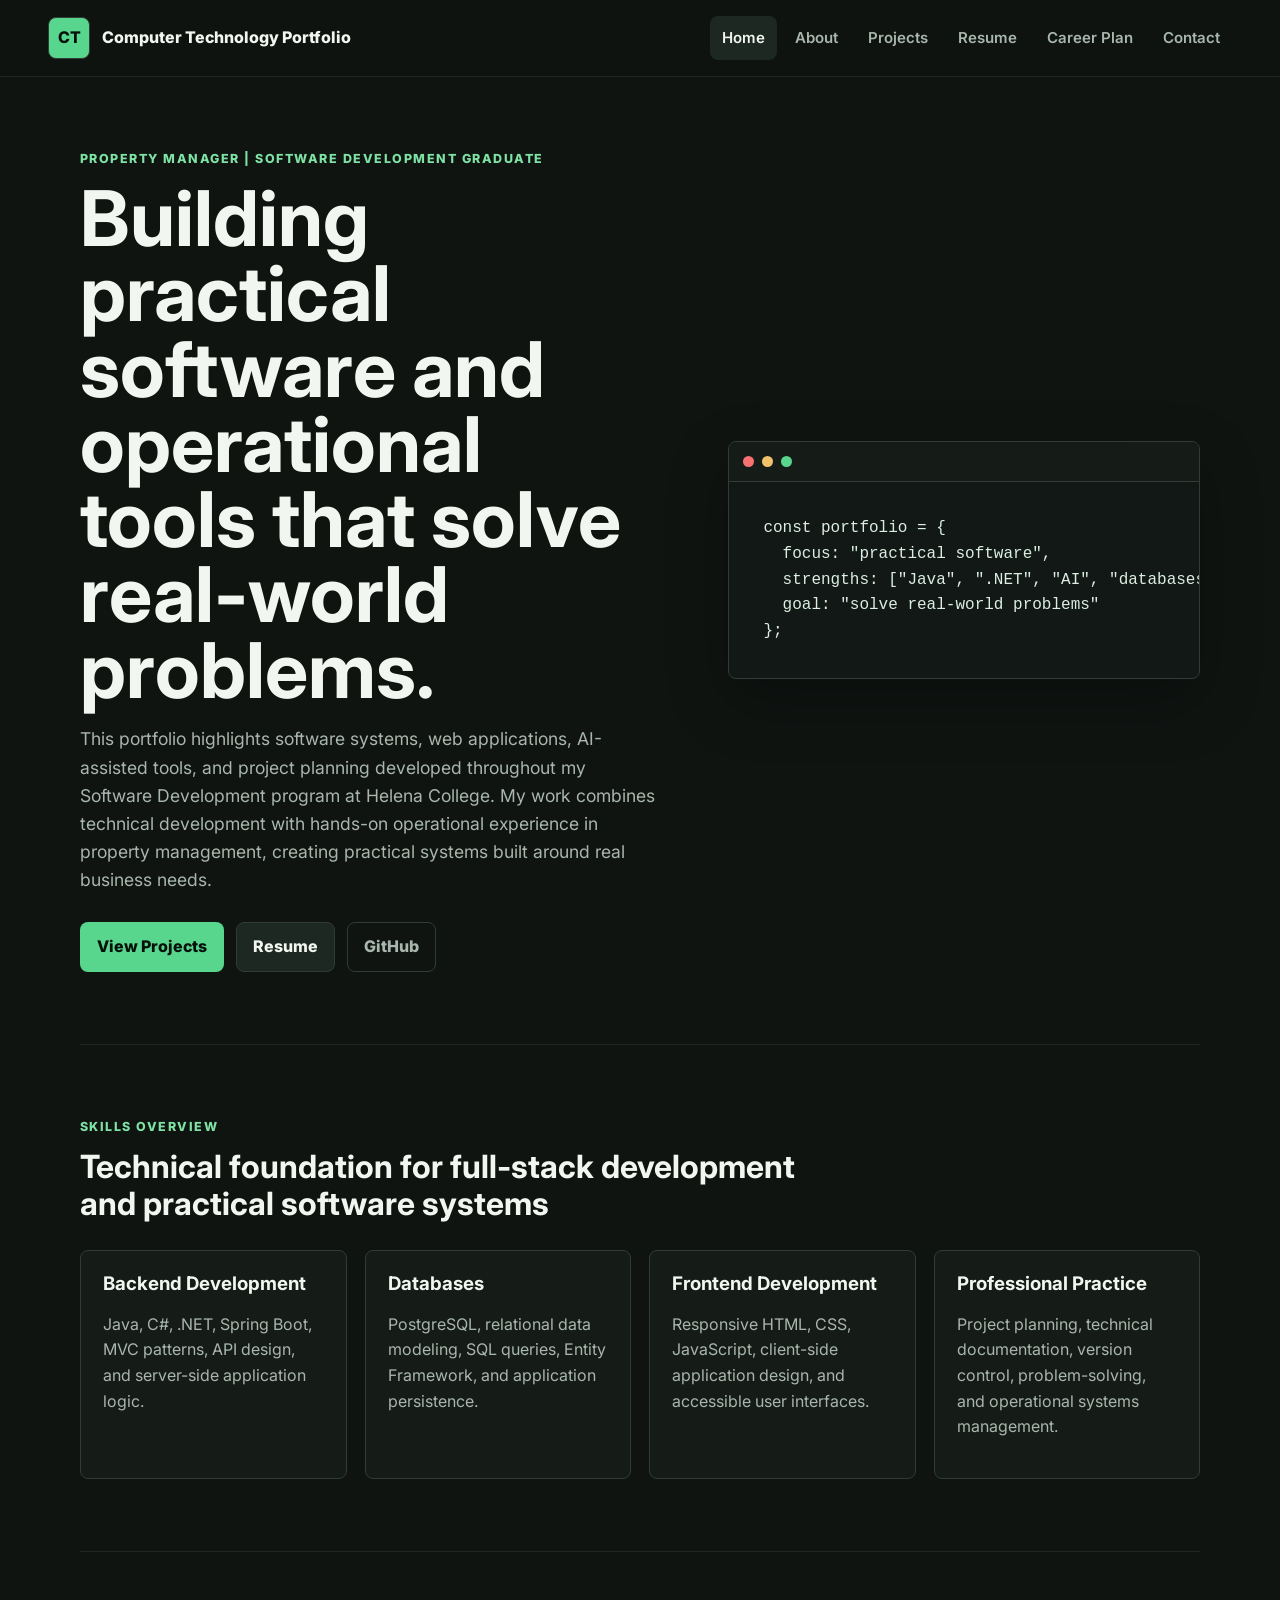
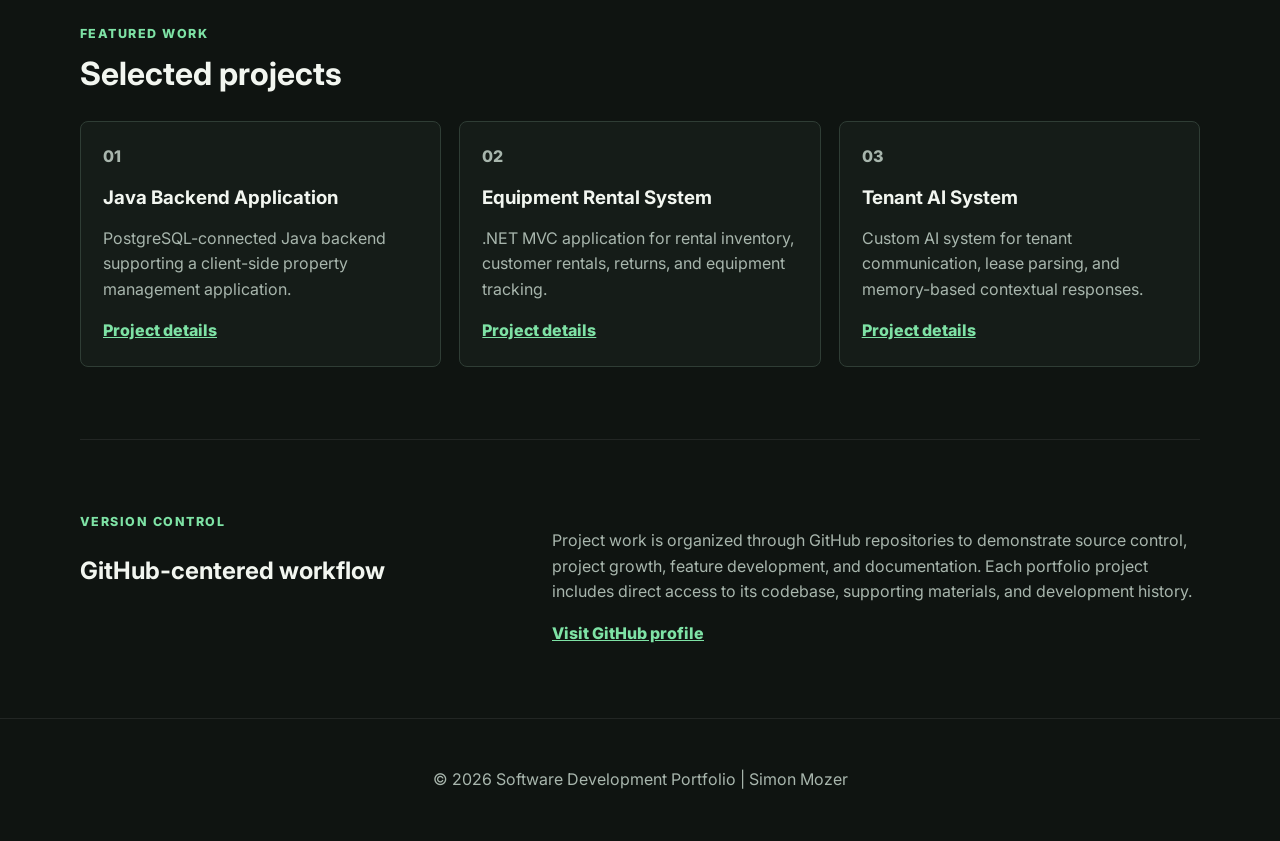
<file: index.html>
<!DOCTYPE html>
<html lang="en">
<head>
  <meta charset="UTF-8">
  <meta name="viewport" content="width=device-width, initial-scale=1.0">
  <meta name="description" content="Developer portfolio for Simon Mozer, showcasing software development, property management systems, and technical project work.">
  <title>Developer Portfolio | Home</title>
  <link rel="preconnect" href="https://fonts.googleapis.com">
  <link rel="preconnect" href="https://fonts.gstatic.com" crossorigin>
  <link href="https://fonts.googleapis.com/css2?family=Inter:wght@400;500;600;700;800&display=swap" rel="stylesheet">
  <link rel="stylesheet" href="css/styles.css">
</head>
<body>
  <header class="site-header">
    <a class="brand" href="index.html" aria-label="Portfolio home">
      <span class="brand-mark">CT</span>
      <span class="brand-text">Computer Technology Portfolio</span>
    </a>
    <button class="nav-toggle" type="button" aria-expanded="false" aria-controls="primary-nav">
      <span class="sr-only">Toggle navigation</span>
      <span></span>
      <span></span>
      <span></span>
    </button>
    <nav class="site-nav" id="primary-nav" aria-label="Primary navigation">
      <a href="index.html" data-nav="home">Home</a>
      <a href="about.html" data-nav="about">About</a>
      <a href="projects.html" data-nav="projects">Projects</a>
      <a href="resume.html" data-nav="resume">Resume</a>
      <a href="career-plan.html" data-nav="career">Career Plan</a>
      <a href="contact.html" data-nav="contact">Contact</a>
    </nav>
  </header>

  <main>
    <section class="hero section-band">
      <div class="hero-content">
        <p class="eyebrow">Property Manager | Software Development Graduate</p>
        <h1>Building practical software and operational tools that solve real-world problems.</h1>
        <p class="hero-copy">
          This portfolio highlights software systems, web applications, AI-assisted tools, and project planning developed throughout my Software Development program at Helena College. My work combines technical development with hands-on operational experience in property management, creating practical systems built around real business needs.
        </p>
        <div class="button-row">
          <a class="button button-primary" href="projects.html">View Projects</a>
          <a class="button button-secondary" href="resume.html">Resume</a>
          <a class="button button-ghost" href="https://github.com/smozer20-web" target="_blank" rel="noreferrer">GitHub</a>
        </div>
      </div>

      <div class="hero-visual" aria-label="Portfolio technology overview">
        <div class="visual-panel">
          <div class="visual-toolbar">
            <span></span>
            <span></span>
            <span></span>
          </div>
<pre><code>const portfolio = {
  focus: "practical software",
  strengths: ["Java", ".NET", "AI", "databases"],
  goal: "solve real-world problems"
};</code></pre>
        </div>
      </div>
    </section>

    <section class="content-section">
      <div class="section-heading">
        <p class="eyebrow">Skills Overview</p>
        <h2>Technical foundation for full-stack development and practical software systems</h2>
      </div>

      <div class="skill-grid">
        <article class="skill-card">
          <h3>Backend Development</h3>
          <p>Java, C#, .NET, Spring Boot, MVC patterns, API design, and server-side application logic.</p>
        </article>

        <article class="skill-card">
          <h3>Databases</h3>
          <p>PostgreSQL, relational data modeling, SQL queries, Entity Framework, and application persistence.</p>
        </article>

        <article class="skill-card">
          <h3>Frontend Development</h3>
          <p>Responsive HTML, CSS, JavaScript, client-side application design, and accessible user interfaces.</p>
        </article>

        <article class="skill-card">
          <h3>Professional Practice</h3>
          <p>Project planning, technical documentation, version control, problem-solving, and operational systems management.</p>
        </article>
      </div>
    </section>

    <section class="content-section">
      <div class="section-heading">
        <p class="eyebrow">Featured Work</p>
        <h2>Selected projects</h2>
      </div>

      <div class="feature-grid">
        <article class="feature-item">
          <p class="feature-number">01</p>
          <h3>Java Backend Application</h3>
          <p>PostgreSQL-connected Java backend supporting a client-side property management application.</p>
          <a href="projects.html#java-backend-application">Project details</a>
        </article>

        <article class="feature-item">
          <p class="feature-number">02</p>
          <h3>Equipment Rental System</h3>
          <p>.NET MVC application for rental inventory, customer rentals, returns, and equipment tracking.</p>
          <a href="projects.html#equipment-rental-system">Project details</a>
        </article>

        <article class="feature-item">
          <p class="feature-number">03</p>
          <h3>Tenant AI System</h3>
          <p>Custom AI system for tenant communication, lease parsing, and memory-based contextual responses.</p>
          <a href="projects.html#tenant-ai-system">Project details</a>
        </article>
      </div>
    </section>

    <section class="content-section split-section">
      <div>
        <p class="eyebrow">Version Control</p>
        <h2>GitHub-centered workflow</h2>
      </div>

      <div class="prose">
        <p>
          Project work is organized through GitHub repositories to demonstrate source control, project growth, feature development, and documentation. Each portfolio project includes direct access to its codebase, supporting materials, and development history.
        </p>
        <a class="text-link" href="https://github.com/smozer20-web" target="_blank" rel="noreferrer">Visit GitHub profile</a>
      </div>
    </section>
  </main>

  <footer class="site-footer">
    <p>&copy; <span id="year"></span> Software Development Portfolio | Simon Mozer</p>
  </footer>

  <script src="js/main.js"></script>
</body>
</html>
</file>
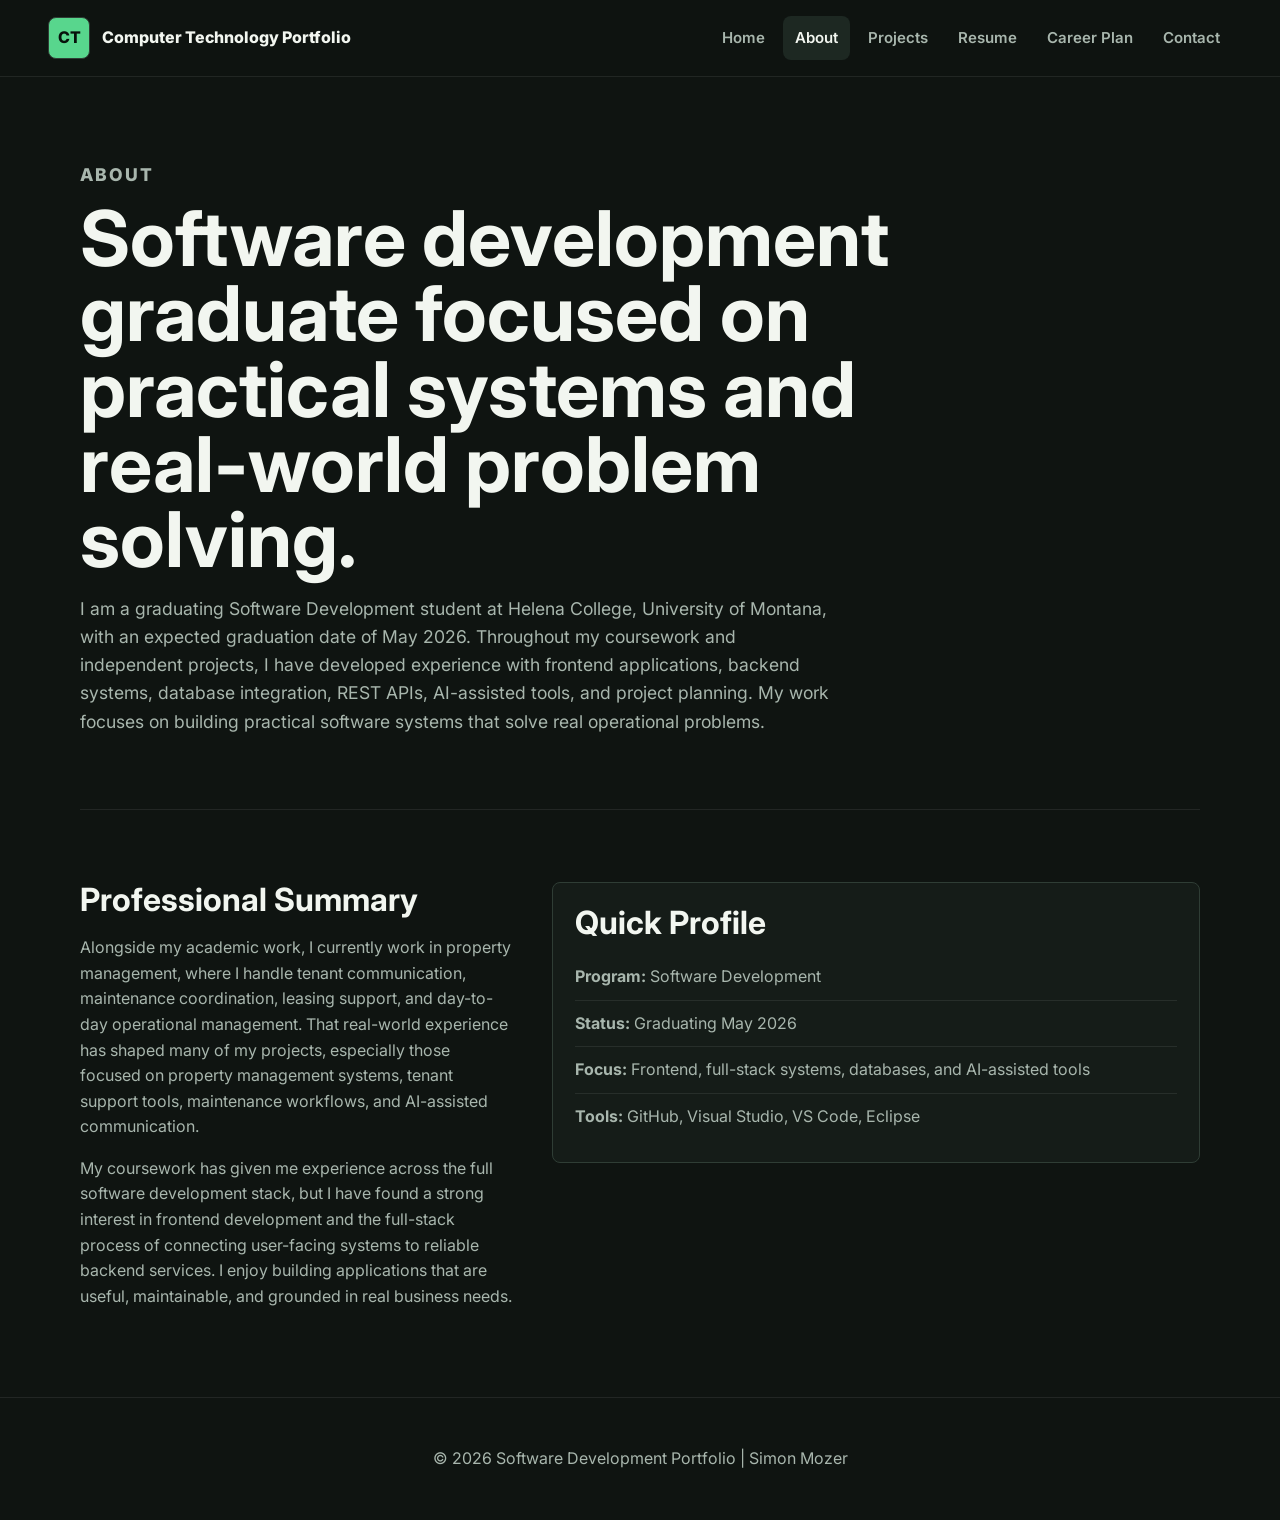
<file: about.html>
<!DOCTYPE html>
<html lang="en">
<head>
  <meta charset="UTF-8">
  <meta name="viewport" content="width=device-width, initial-scale=1.0">
  <meta name="description" content="About Simon Mozer, a software development graduate and property manager.">
  <title>Developer Portfolio | About</title>
  <link rel="preconnect" href="https://fonts.googleapis.com">
  <link rel="preconnect" href="https://fonts.gstatic.com" crossorigin>
  <link href="https://fonts.googleapis.com/css2?family=Inter:wght@400;500;600;700;800&display=swap" rel="stylesheet">
  <link rel="stylesheet" href="css/styles.css">
</head>
<body>
  <header class="site-header">
    <a class="brand" href="index.html">
      <span class="brand-mark">CT</span>
      <span class="brand-text">Computer Technology Portfolio</span>
    </a>
    <button class="nav-toggle" type="button" aria-expanded="false" aria-controls="primary-nav">
      <span class="sr-only">Toggle navigation</span><span></span><span></span><span></span>
    </button>
    <nav class="site-nav" id="primary-nav" aria-label="Primary navigation">
      <a href="index.html" data-nav="home">Home</a>
      <a href="about.html" data-nav="about">About</a>
      <a href="projects.html" data-nav="projects">Projects</a>
      <a href="resume.html" data-nav="resume">Resume</a>
      <a href="career-plan.html" data-nav="career">Career Plan</a>
      <a href="contact.html" data-nav="contact">Contact</a>
    </nav>
  </header>

  <main>
    <section class="page-hero">
      <p class="eyebrow">About</p>
      <h1>Software development graduate focused on practical systems and real-world problem solving.</h1>
      <p>
        I am a graduating Software Development student at Helena College, University of Montana, with an expected graduation date of May 2026. Throughout my coursework and independent projects, I have developed experience with frontend applications, backend systems, database integration, REST APIs, AI-assisted tools, and project planning. My work focuses on building practical software systems that solve real operational problems.
      </p> 
    </section>

    <section class="content-section two-column">
      <div class="prose">
        <h2>Professional Summary</h2>
        <p>
          Alongside my academic work, I currently work in property management, where I handle tenant communication, maintenance coordination, leasing support, and day-to-day operational management. That real-world experience has shaped many of my projects, especially those focused on property management systems, tenant support tools, maintenance workflows, and AI-assisted communication.
        </p>

        <p>
          My coursework has given me experience across the full software development stack, but I have found a strong interest in frontend development and the full-stack process of connecting user-facing systems to reliable backend services. I enjoy building applications that are useful, maintainable, and grounded in real business needs.
        </p>
      </div>

      <div class="info-panel">
        <h2>Quick Profile</h2>
        <ul class="clean-list">
          <li><strong>Program:</strong> Software Development</li>
          <li><strong>Status:</strong> Graduating May 2026</li>
          <li><strong>Focus:</strong> Frontend, full-stack systems, databases, and AI-assisted tools</li>
          <li><strong>Tools:</strong> GitHub, Visual Studio, VS Code, Eclipse</li>
        </ul>
      </div>
    </section>
  </main>

  <footer class="site-footer">
    <p>&copy; <span id="year"></span> Software Development Portfolio | Simon Mozer</p>
  </footer>

  <script src="js/main.js"></script>
</body>
</html>
</file>
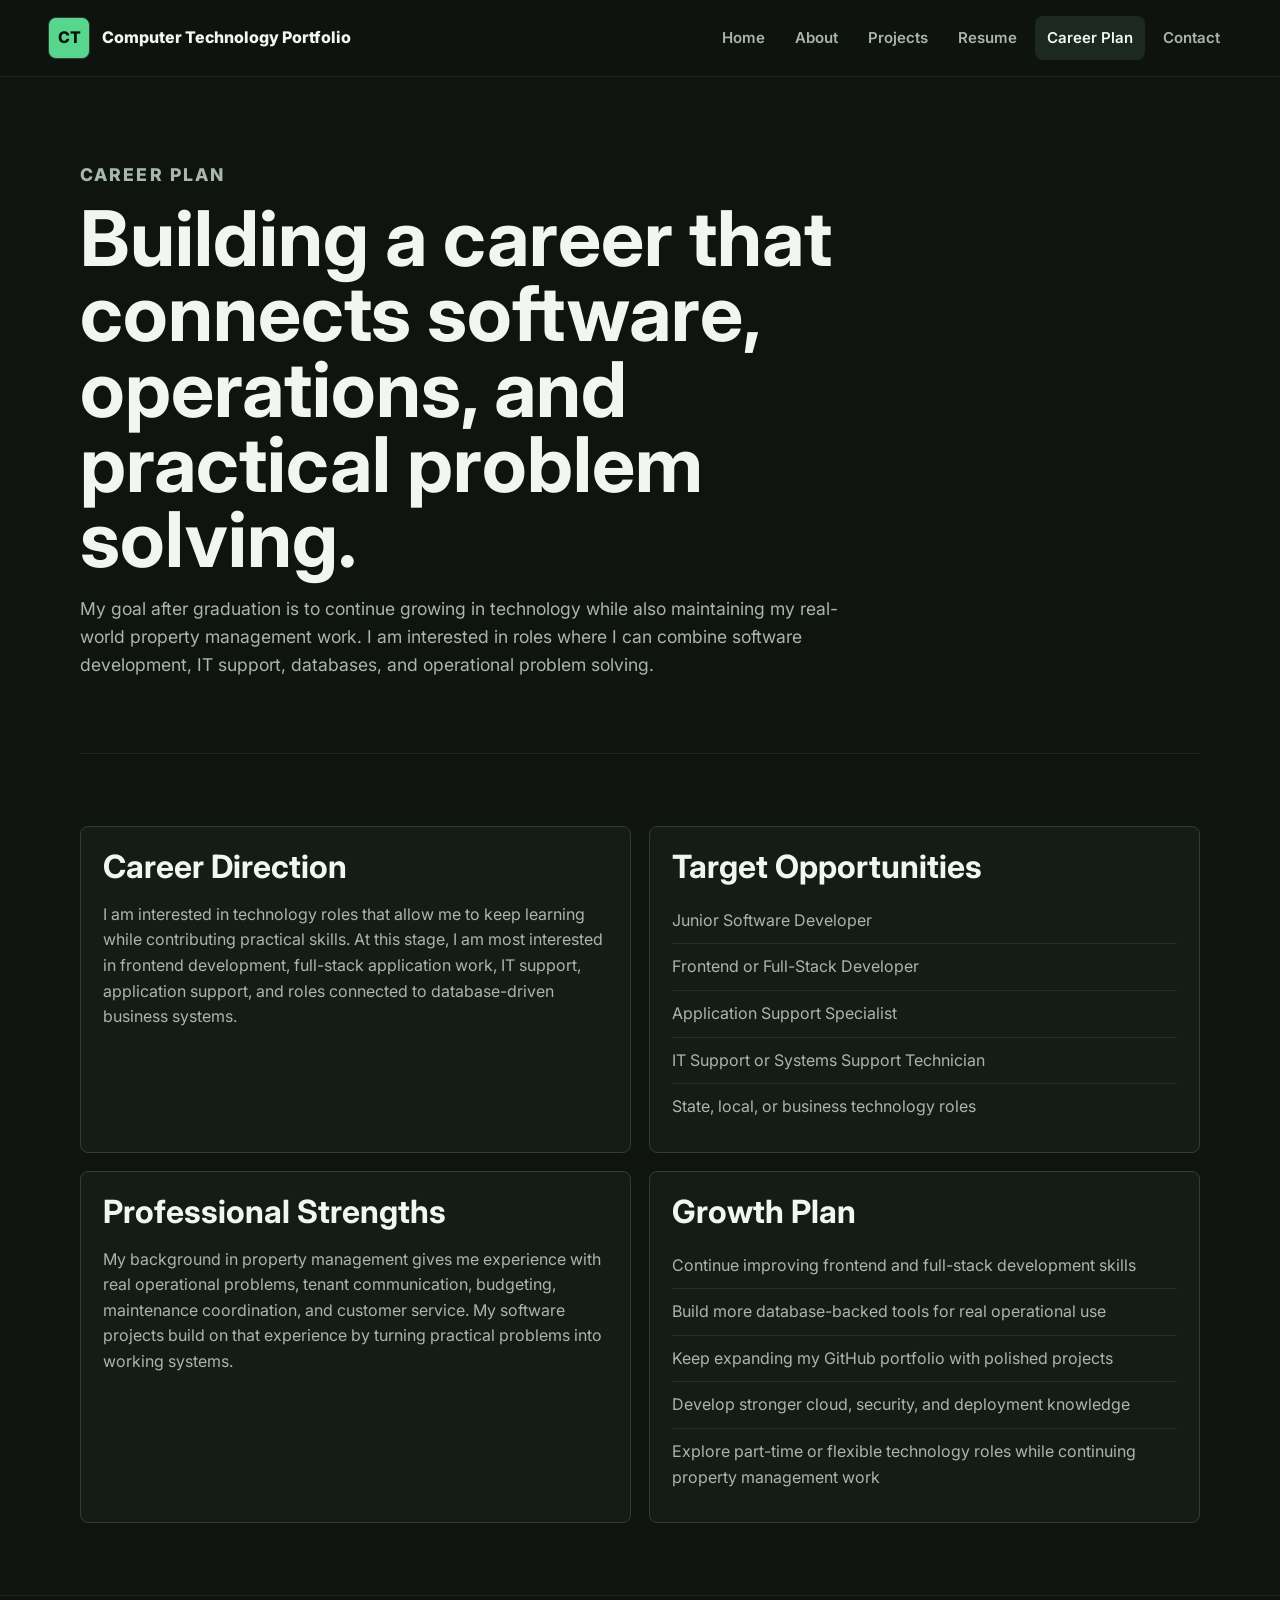
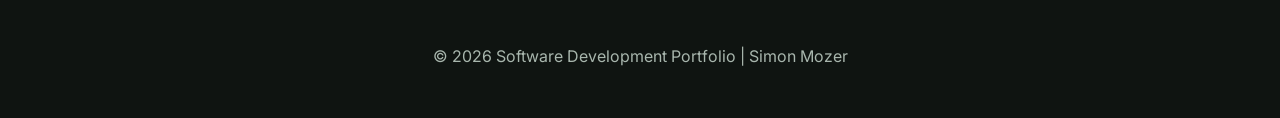
<file: career-plan.html>
<!DOCTYPE html>
<html lang="en">
<head>
  <meta charset="UTF-8">
  <meta name="viewport" content="width=device-width, initial-scale=1.0">
  <meta name="description" content="Career goals and professional growth plan for Simon Mozer.">
  <title>Developer Portfolio | Career Plan</title>
  <link rel="preconnect" href="https://fonts.googleapis.com">
  <link rel="preconnect" href="https://fonts.gstatic.com" crossorigin>
  <link href="https://fonts.googleapis.com/css2?family=Inter:wght@400;500;600;700;800&display=swap" rel="stylesheet">
  <link rel="stylesheet" href="css/styles.css">
</head>
<body>
  <header class="site-header">
    <a class="brand" href="index.html">
      <span class="brand-mark">CT</span>
      <span class="brand-text">Computer Technology Portfolio</span>
    </a>
    <button class="nav-toggle" type="button" aria-expanded="false" aria-controls="primary-nav">
      <span class="sr-only">Toggle navigation</span><span></span><span></span><span></span>
    </button>
    <nav class="site-nav" id="primary-nav" aria-label="Primary navigation">
      <a href="index.html" data-nav="home">Home</a>
      <a href="about.html" data-nav="about">About</a>
      <a href="projects.html" data-nav="projects">Projects</a>
      <a href="resume.html" data-nav="resume">Resume</a>
      <a href="career-plan.html" data-nav="career">Career Plan</a>
      <a href="contact.html" data-nav="contact">Contact</a>
    </nav>
  </header>

  <main>
    <section class="page-hero">
      <p class="eyebrow">Career Plan</p>
      <h1>Building a career that connects software, operations, and practical problem solving.</h1>
      <p>
        My goal after graduation is to continue growing in technology while also maintaining my real-world property management work. I am interested in roles where I can combine software development, IT support, databases, and operational problem solving.
      </p>
    </section>

    <section class="content-section plan-grid">
      <article class="plan-item">
        <h2>Career Direction</h2>
        <p>
          I am interested in technology roles that allow me to keep learning while contributing practical skills. At this stage, I am most interested in frontend development, full-stack application work, IT support, application support, and roles connected to database-driven business systems.
        </p>
      </article>

      <article class="plan-item">
        <h2>Target Opportunities</h2>
        <ul class="clean-list">
          <li>Junior Software Developer</li>
          <li>Frontend or Full-Stack Developer</li>
          <li>Application Support Specialist</li>
          <li>IT Support or Systems Support Technician</li>
          <li>State, local, or business technology roles</li>
        </ul>
      </article>

      <article class="plan-item">
        <h2>Professional Strengths</h2>
        <p>
          My background in property management gives me experience with real operational problems, tenant communication, budgeting, maintenance coordination, and customer service. My software projects build on that experience by turning practical problems into working systems.
        </p>
      </article>

      <article class="plan-item">
        <h2>Growth Plan</h2>
        <ul class="clean-list">
          <li>Continue improving frontend and full-stack development skills</li>
          <li>Build more database-backed tools for real operational use</li>
          <li>Keep expanding my GitHub portfolio with polished projects</li>
          <li>Develop stronger cloud, security, and deployment knowledge</li>
          <li>Explore part-time or flexible technology roles while continuing property management work</li>
        </ul>
      </article>
    </section>
  </main>

  <footer class="site-footer">
    <p>&copy; <span id="year"></span> Software Development Portfolio | Simon Mozer</p>
  </footer>

  <script src="js/main.js"></script>
</body>
</html>
</file>
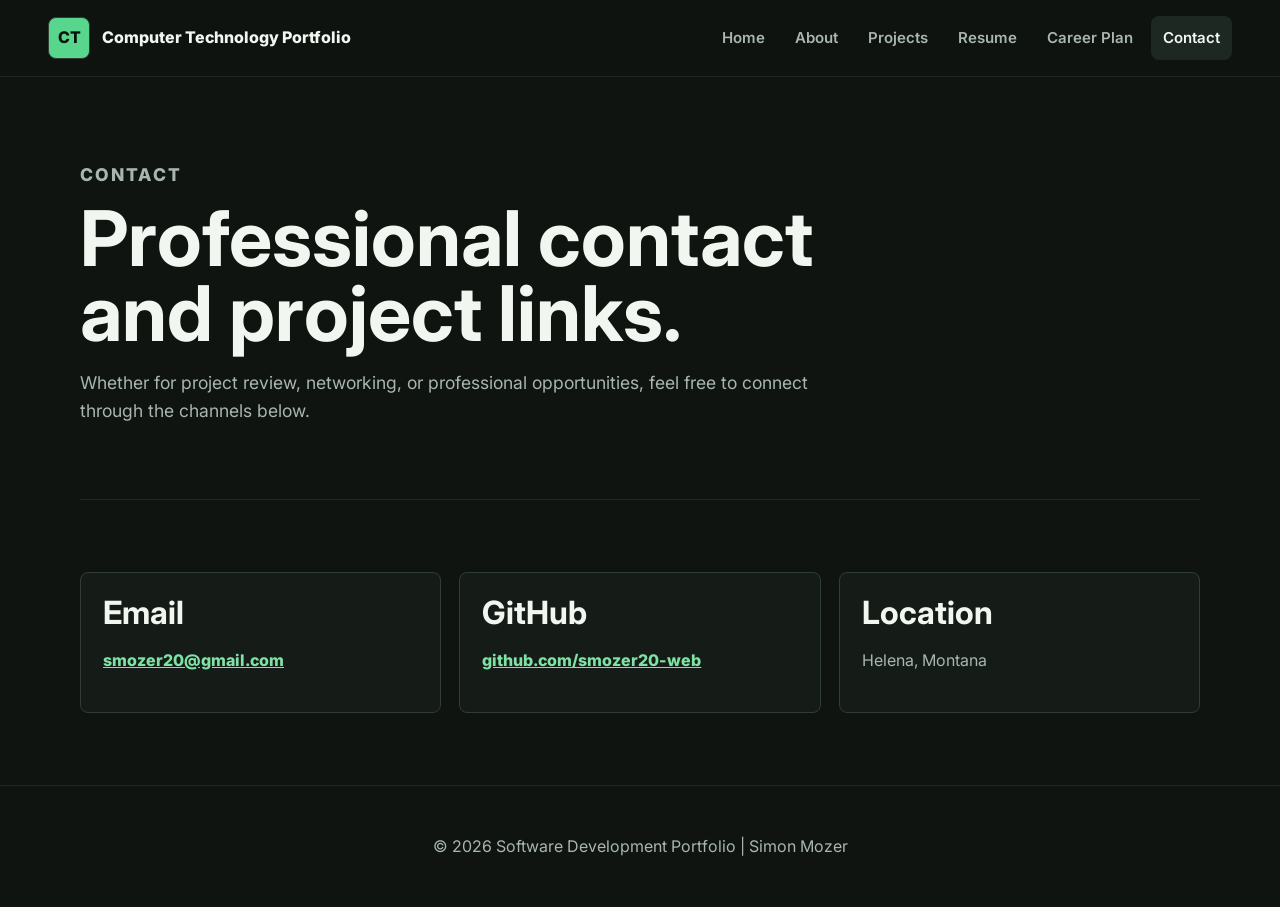
<file: contact.html>
<!DOCTYPE html>
<html lang="en">
<head>
  <meta charset="UTF-8">
  <meta name="viewport" content="width=device-width, initial-scale=1.0">
  <meta name="description" content="Contact information and professional links for Simon Mozer.">
  <title>Developer Portfolio | Contact</title>
  <link rel="preconnect" href="https://fonts.googleapis.com">
  <link rel="preconnect" href="https://fonts.gstatic.com" crossorigin>
  <link href="https://fonts.googleapis.com/css2?family=Inter:wght@400;500;600;700;800&display=swap" rel="stylesheet">
  <link rel="stylesheet" href="css/styles.css">
</head>
<body>
  <header class="site-header">
    <a class="brand" href="index.html">
      <span class="brand-mark">CT</span>
      <span class="brand-text">Computer Technology Portfolio</span>
    </a>
    <button class="nav-toggle" type="button" aria-expanded="false" aria-controls="primary-nav">
      <span class="sr-only">Toggle navigation</span><span></span><span></span><span></span>
    </button>
    <nav class="site-nav" id="primary-nav" aria-label="Primary navigation">
      <a href="index.html" data-nav="home">Home</a>
      <a href="about.html" data-nav="about">About</a>
      <a href="projects.html" data-nav="projects">Projects</a>
      <a href="resume.html" data-nav="resume">Resume</a>
      <a href="career-plan.html" data-nav="career">Career Plan</a>
      <a href="contact.html" data-nav="contact">Contact</a>
    </nav>
  </header>

  <main>
    <section class="page-hero">
      <p class="eyebrow">Contact</p>
      <h1>Professional contact and project links.</h1>
      <p>
        Whether for project review, networking, or professional opportunities, feel free to connect through the channels below.
      </p>
    </section>

    <section class="content-section contact-grid">
      <article class="contact-card">
        <h2>Email</h2>
        <p><a href="mailto:smozer20@gmail.com">smozer20@gmail.com</a></p>
      </article>

      <article class="contact-card">
        <h2>GitHub</h2>
        <p>
          <a href="https://github.com/smozer20-web" target="_blank" rel="noreferrer">
            github.com/smozer20-web
          </a>
        </p>
      </article>

      <article class="contact-card">
        <h2>Location</h2>
        <p>Helena, Montana</p>
      </article>
    </section>
  </main>

  <footer class="site-footer">
    <p>&copy; <span id="year"></span> Software Development Portfolio | Simon Mozer</p>
  </footer>

  <script src="js/main.js"></script>
</body>
</html>
</file>
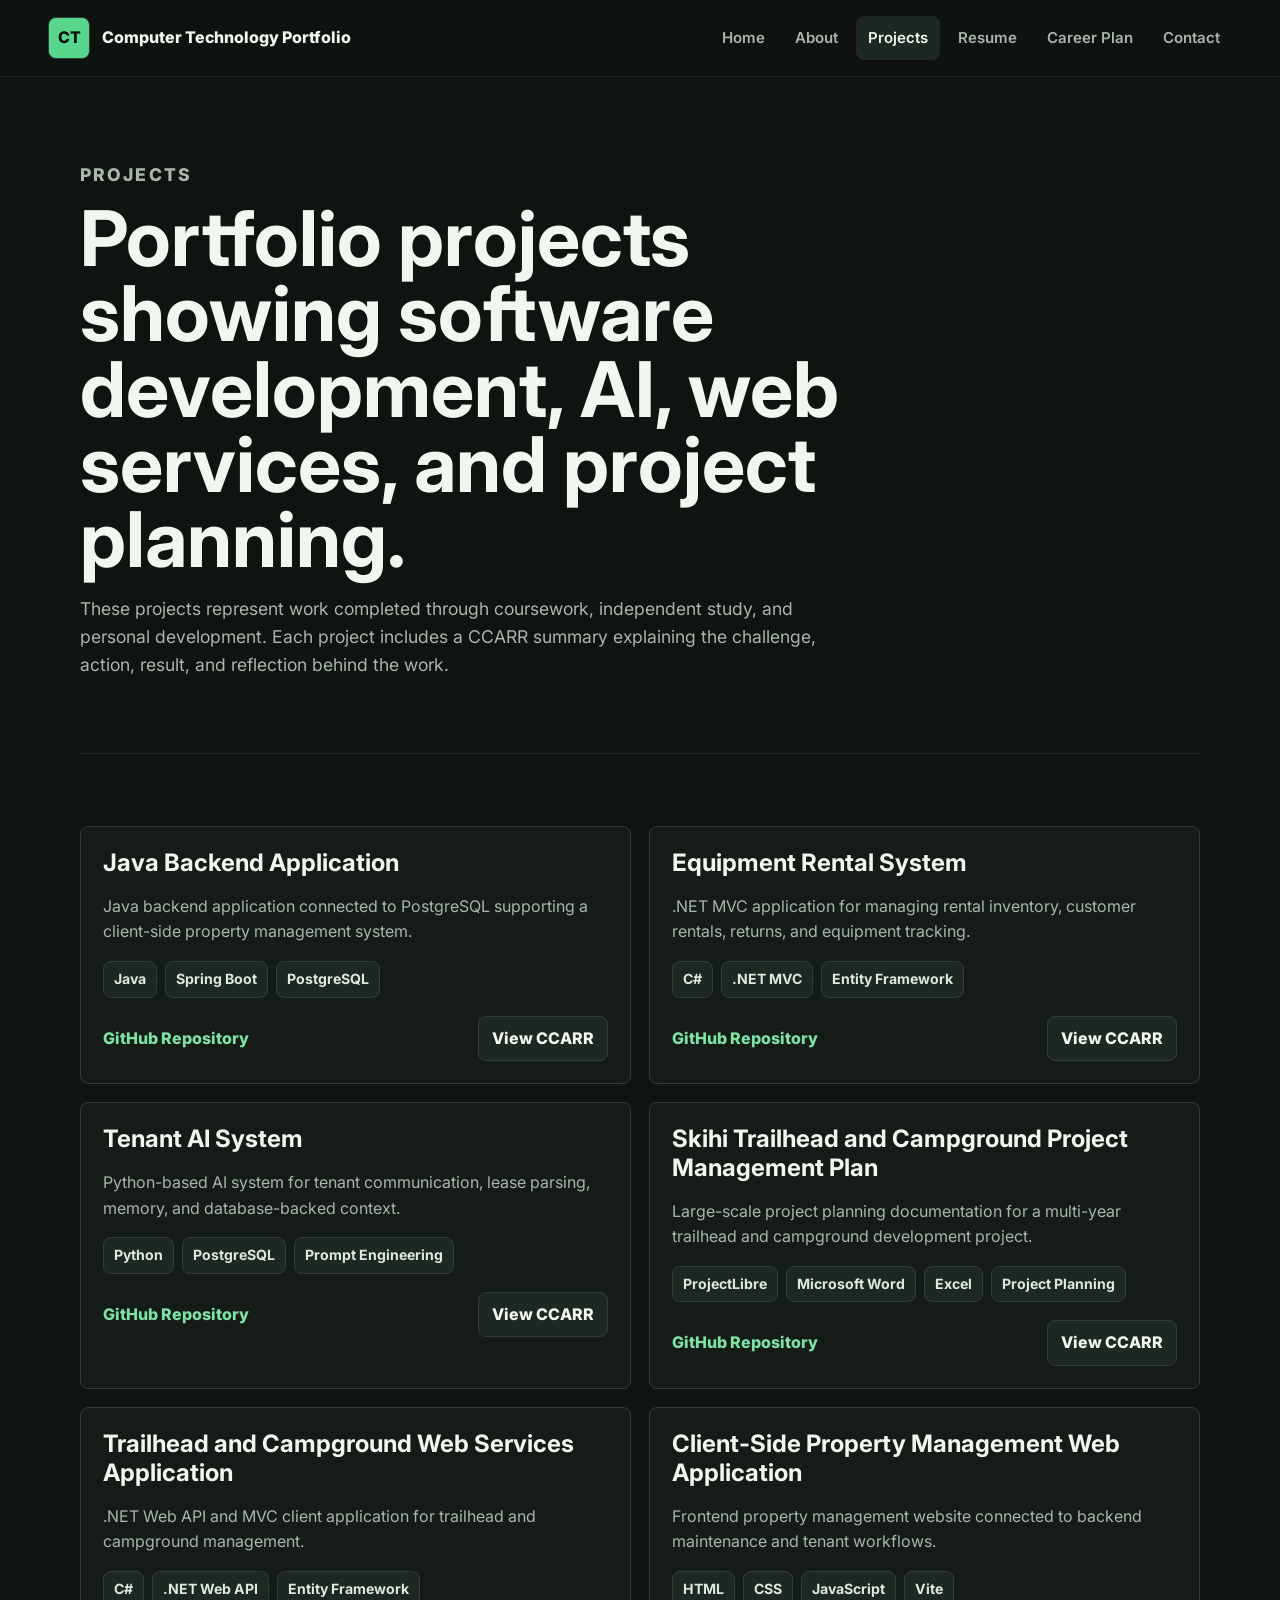
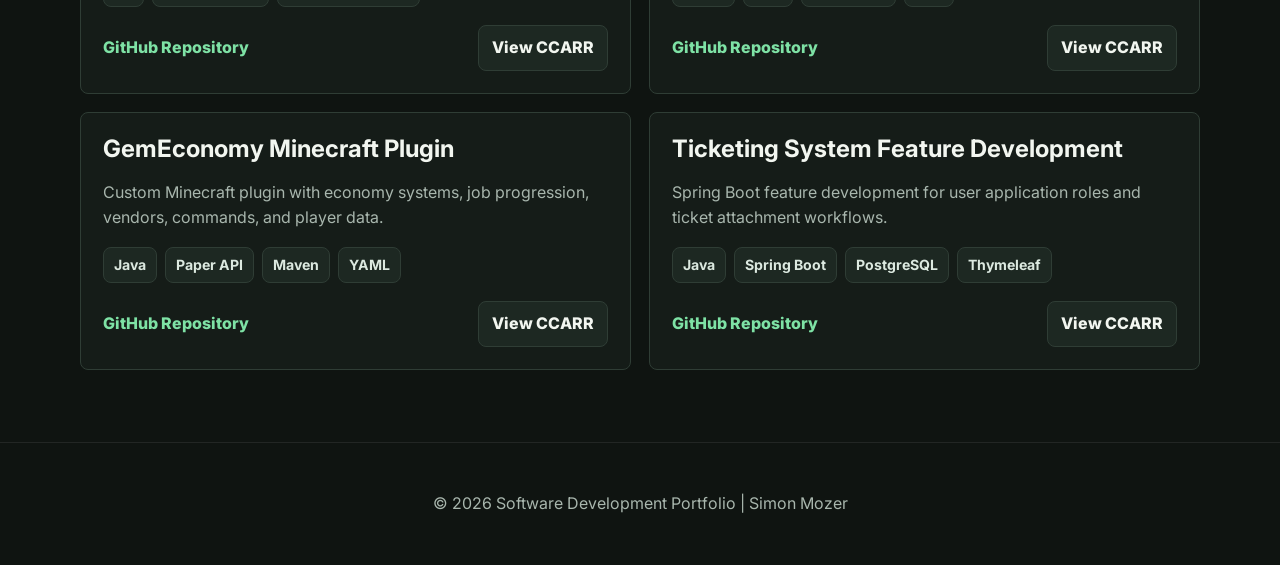
<file: projects.html>
<!DOCTYPE html>
<html lang="en">
<head>
  <meta charset="UTF-8">
  <meta name="viewport" content="width=device-width, initial-scale=1.0">
  <meta name="description" content="Software development portfolio projects by Simon Mozer.">
  <title>Developer Portfolio | Projects</title>
  <link rel="preconnect" href="https://fonts.googleapis.com">
  <link rel="preconnect" href="https://fonts.gstatic.com" crossorigin>
  <link href="https://fonts.googleapis.com/css2?family=Inter:wght@400;500;600;700;800&display=swap" rel="stylesheet">
  <link rel="stylesheet" href="css/styles.css">
</head>
<body>
  <header class="site-header">
    <a class="brand" href="index.html">
      <span class="brand-mark">CT</span>
      <span class="brand-text">Computer Technology Portfolio</span>
    </a>
    <button class="nav-toggle" type="button" aria-expanded="false" aria-controls="primary-nav">
      <span class="sr-only">Toggle navigation</span><span></span><span></span><span></span>
    </button>
    <nav class="site-nav" id="primary-nav" aria-label="Primary navigation">
      <a href="index.html" data-nav="home">Home</a>
      <a href="about.html" data-nav="about">About</a>
      <a href="projects.html" data-nav="projects">Projects</a>
      <a href="resume.html" data-nav="resume">Resume</a>
      <a href="career-plan.html" data-nav="career">Career Plan</a>
      <a href="contact.html" data-nav="contact">Contact</a>
    </nav>
  </header>

  <main>
    <section class="page-hero">
      <p class="eyebrow">Projects</p>
      <h1>Portfolio projects showing software development, AI, web services, and project planning.</h1>
      <p>
        These projects represent work completed through coursework, independent study, and personal development. Each project includes a CCARR summary explaining the challenge, action, result, and reflection behind the work.
      </p>
    </section>

    <section class="content-section">
      <div class="project-grid" id="project-grid" aria-live="polite"></div>
    </section>
  </main>

  <footer class="site-footer">
    <p>&copy; <span id="year"></span> Software Development Portfolio | Simon Mozer</p>
  </footer>

  <script src="js/projects-data.js"></script>
  <script src="js/main.js"></script>
</body>
</html>
</file>
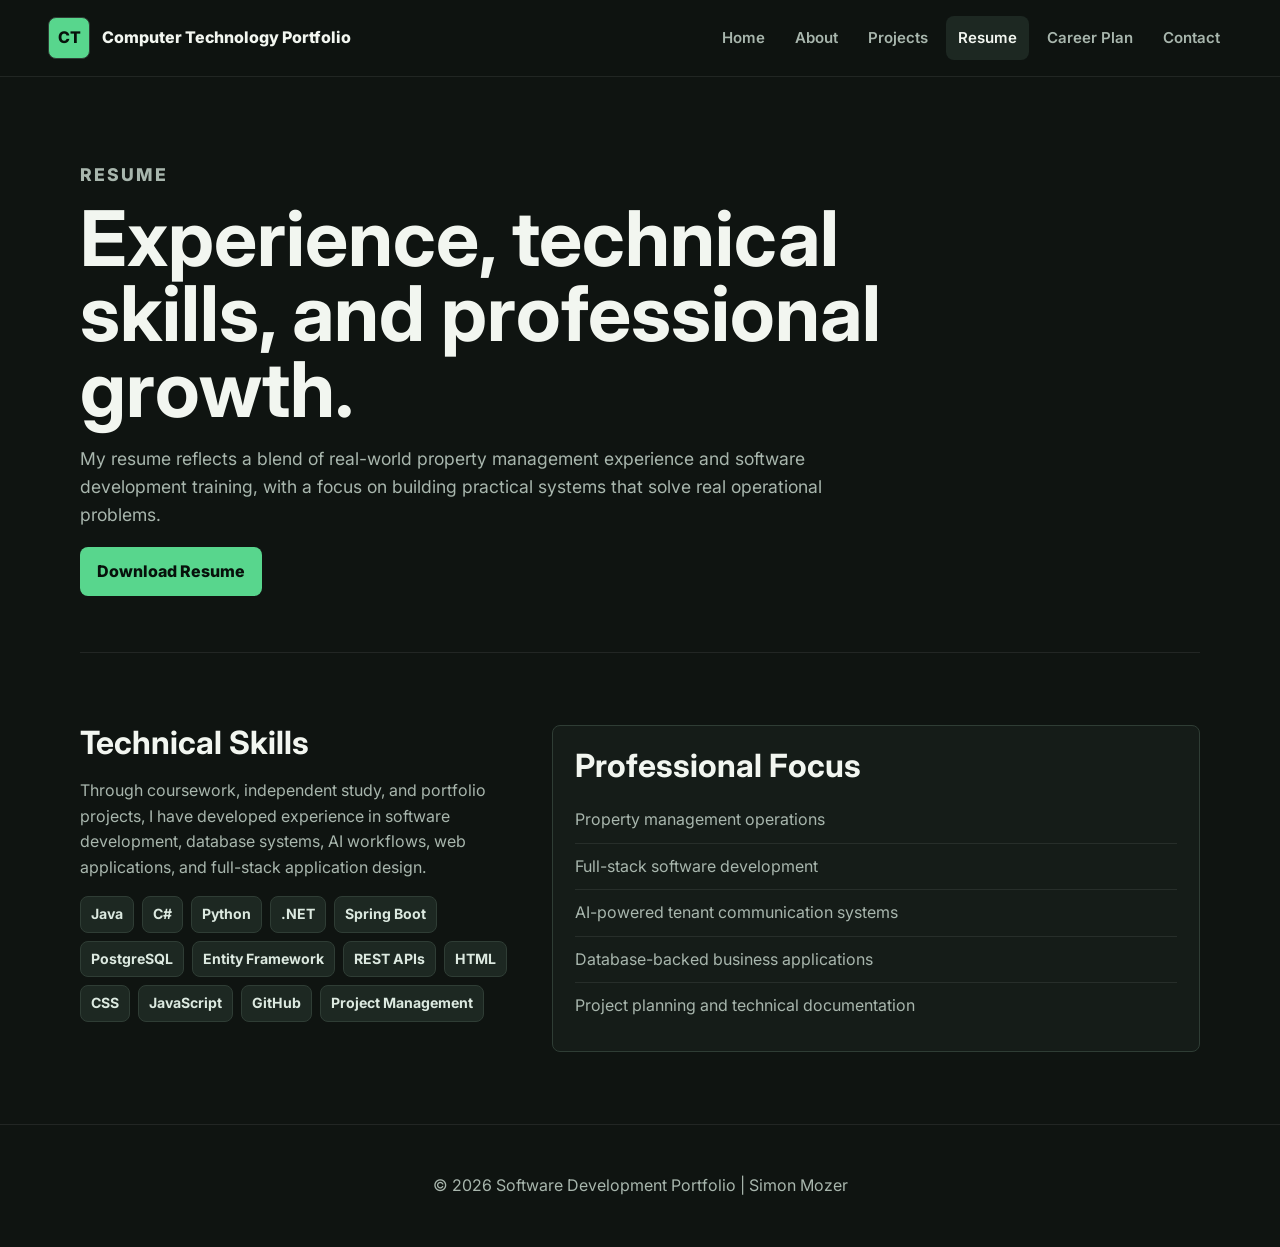
<file: resume.html>
<!DOCTYPE html>
<html lang="en">
<head>
  <meta charset="UTF-8">
  <meta name="viewport" content="width=device-width, initial-scale=1.0">
  <meta name="description" content="Resume, technical skills, and professional experience for Simon Mozer.">
  <title>Developer Portfolio | Resume</title>
  <link rel="preconnect" href="https://fonts.googleapis.com">
  <link rel="preconnect" href="https://fonts.gstatic.com" crossorigin>
  <link href="https://fonts.googleapis.com/css2?family=Inter:wght@400;500;600;700;800&display=swap" rel="stylesheet">
  <link rel="stylesheet" href="css/styles.css">
</head>
<body>
  <header class="site-header">
    <a class="brand" href="index.html">
      <span class="brand-mark">CT</span>
      <span class="brand-text">Computer Technology Portfolio</span>
    </a>
    <button class="nav-toggle" type="button" aria-expanded="false" aria-controls="primary-nav">
      <span class="sr-only">Toggle navigation</span><span></span><span></span><span></span>
    </button>
    <nav class="site-nav" id="primary-nav" aria-label="Primary navigation">
      <a href="index.html" data-nav="home">Home</a>
      <a href="about.html" data-nav="about">About</a>
      <a href="projects.html" data-nav="projects">Projects</a>
      <a href="resume.html" data-nav="resume">Resume</a>
      <a href="career-plan.html" data-nav="career">Career Plan</a>
      <a href="contact.html" data-nav="contact">Contact</a>
    </nav>
  </header>

  <main>
    <section class="page-hero">
      <p class="eyebrow">Resume</p>
      <h1>Experience, technical skills, and professional growth.</h1>
      <p>
        My resume reflects a blend of real-world property management experience and software development training, with a focus on building practical systems that solve real operational problems.
      </p>
      <a class="button button-primary" href="assets/resume.pdf" download>Download Resume</a>
    </section>

    <section class="content-section two-column">
      <div class="prose">
        <h2>Technical Skills</h2>
        <p>
          Through coursework, independent study, and portfolio projects, I have developed experience in software development, database systems, AI workflows, web applications, and full-stack application design.
        </p>
        <div class="tag-list">
          <span>Java</span>
          <span>C#</span>
          <span>Python</span>
          <span>.NET</span>
          <span>Spring Boot</span>
          <span>PostgreSQL</span>
          <span>Entity Framework</span>
          <span>REST APIs</span>
          <span>HTML</span>
          <span>CSS</span>
          <span>JavaScript</span>
          <span>GitHub</span>
          <span>Project Management</span>
        </div>
      </div>

      <div class="info-panel">
        <h2>Professional Focus</h2>
        <ul class="clean-list">
          <li>Property management operations</li>
          <li>Full-stack software development</li>
          <li>AI-powered tenant communication systems</li>
          <li>Database-backed business applications</li>
          <li>Project planning and technical documentation</li>
        </ul>
      </div>
    </section>
  </main>

  <footer class="site-footer">
    <p>&copy; <span id="year"></span> Software Development Portfolio | Simon Mozer</p>
  </footer>

  <script src="js/main.js"></script>
</body>
</html>
</file>
<file: css/styles.css>
:root {
  color-scheme: dark;
  --bg: #0f1411;
  --surface: #151c18;
  --surface-2: #1d2822;
  --border: #2f3d35;
  --text: #f2f6f0;
  --muted: #a8b6ad;
  --accent: #58d68d;
  --accent-strong: #7ee2a5;
  --accent-contrast: #07110b;
  --warning: #f0c36a;
  --shadow: 0 22px 60px rgba(0, 0, 0, 0.28);
  --max-width: 1120px;
}

* {
  box-sizing: border-box;
}

html {
  scroll-behavior: smooth;
}

body {
  margin: 0;
  min-height: 100vh;
  font-family: "Inter", Arial, sans-serif;
  background: var(--bg);
  color: var(--text);
  line-height: 1.6;
}

a {
  color: inherit;
}

img {
  max-width: 100%;
  display: block;
}

.sr-only {
  position: absolute;
  width: 1px;
  height: 1px;
  padding: 0;
  margin: -1px;
  overflow: hidden;
  clip: rect(0, 0, 0, 0);
  white-space: nowrap;
  border: 0;
}

.site-header {
  position: sticky;
  top: 0;
  z-index: 20;
  display: flex;
  align-items: center;
  justify-content: space-between;
  gap: 24px;
  padding: 16px clamp(18px, 4vw, 48px);
  border-bottom: 1px solid rgba(255, 255, 255, 0.08);
  background: rgba(15, 20, 17, 0.92);
  backdrop-filter: blur(14px);
}

.brand {
  display: inline-flex;
  align-items: center;
  gap: 12px;
  min-width: 0;
  text-decoration: none;
  font-weight: 800;
}

.brand-mark {
  display: grid;
  place-items: center;
  width: 42px;
  height: 42px;
  border: 1px solid var(--border);
  border-radius: 8px;
  background: var(--accent);
  color: var(--accent-contrast);
  flex: 0 0 auto;
}

.brand-text {
  overflow-wrap: anywhere;
}

.site-nav {
  display: flex;
  align-items: center;
  gap: 6px;
}

.site-nav a {
  padding: 10px 12px;
  border-radius: 8px;
  color: var(--muted);
  text-decoration: none;
  font-size: 0.94rem;
  font-weight: 600;
}

.site-nav a:hover,
.site-nav a.active {
  color: var(--text);
  background: var(--surface-2);
}

.nav-toggle {
  display: none;
  width: 44px;
  height: 44px;
  border: 1px solid var(--border);
  border-radius: 8px;
  background: var(--surface);
  color: var(--text);
}

.nav-toggle span:not(.sr-only) {
  display: block;
  width: 18px;
  height: 2px;
  margin: 4px auto;
  background: currentColor;
}

.section-band,
.content-section,
.page-hero {
  width: min(100% - 36px, var(--max-width));
  margin: 0 auto;
}

.hero {
  display: grid;
  grid-template-columns: minmax(0, 1.1fr) minmax(320px, 0.9fr);
  align-items: center;
  gap: clamp(28px, 6vw, 72px);
  min-height: calc(100vh - 78px);
  padding: 72px 0;
}

.hero h1,
.page-hero h1 {
  margin: 0;
  max-width: 820px;
  font-size: clamp(2.4rem, 6vw, 5.4rem);
  line-height: 0.98;
  letter-spacing: 0;
}

.hero-copy,
.page-hero p {
  max-width: 760px;
  color: var(--muted);
  font-size: 1.1rem;
}

.eyebrow {
  margin: 0 0 12px;
  color: var(--accent-strong);
  font-size: 0.78rem;
  font-weight: 800;
  letter-spacing: 0.12em;
  text-transform: uppercase;
}

.button-row {
  display: flex;
  flex-wrap: wrap;
  gap: 12px;
  margin-top: 28px;
}

.button {
  display: inline-flex;
  align-items: center;
  justify-content: center;
  min-height: 44px;
  padding: 11px 16px;
  border: 1px solid transparent;
  border-radius: 8px;
  text-decoration: none;
  font-weight: 800;
}

.button-primary {
  background: var(--accent);
  color: var(--accent-contrast);
}

.button-secondary {
  background: var(--surface-2);
  border-color: var(--border);
}

.button-ghost {
  border-color: var(--border);
  color: var(--muted);
}

.hero-visual {
  min-width: 0;
}

.visual-panel {
  overflow: hidden;
  border: 1px solid var(--border);
  border-radius: 8px;
  background: #111815;
  box-shadow: var(--shadow);
}

.visual-toolbar {
  display: flex;
  gap: 8px;
  padding: 14px;
  border-bottom: 1px solid var(--border);
  background: var(--surface);
}

.visual-toolbar span {
  width: 11px;
  height: 11px;
  border-radius: 50%;
  background: var(--muted);
}

.visual-toolbar span:nth-child(1) {
  background: #f87171;
}

.visual-toolbar span:nth-child(2) {
  background: var(--warning);
}

.visual-toolbar span:nth-child(3) {
  background: var(--accent);
}

.visual-panel pre {
  margin: 0;
  padding: clamp(20px, 4vw, 34px);
  overflow-x: auto;
  color: #dbeee1;
  font-size: clamp(0.86rem, 2vw, 1rem);
}

.content-section {
  padding: 72px 0;
  border-top: 1px solid rgba(255, 255, 255, 0.08);
}

.page-hero {
  padding: 84px 0 56px;
}

.section-heading {
  max-width: 720px;
  margin-bottom: 28px;
}

.section-heading h2,
.prose h2,
.info-panel h2,
.plan-item h2,
.contact-card h2 {
  margin: 0 0 12px;
  font-size: clamp(1.35rem, 3vw, 2rem);
  line-height: 1.15;
}

.skill-grid,
.feature-grid,
.project-grid,
.plan-grid,
.contact-grid {
  display: grid;
  gap: 18px;
}

.skill-grid {
  grid-template-columns: repeat(4, minmax(0, 1fr));
}

.feature-grid,
.contact-grid {
  grid-template-columns: repeat(3, minmax(0, 1fr));
}

.project-grid {
  grid-template-columns: repeat(2, minmax(0, 1fr));
}

.plan-grid {
  grid-template-columns: repeat(2, minmax(0, 1fr));
}

.skill-card,
.feature-item,
.project-card,
.info-panel,
.plan-item,
.contact-card {
  border: 1px solid var(--border);
  border-radius: 8px;
  background: var(--surface);
}

.skill-card,
.feature-item,
.info-panel,
.plan-item,
.contact-card {
  padding: 22px;
}

.skill-card h3,
.feature-item h3,
.project-card h2 {
  margin: 0 0 10px;
  line-height: 1.2;
}

.skill-card p,
.feature-item p,
.project-card p,
.plan-item p,
.contact-card p,
.prose p {
  color: var(--muted);
}

.feature-number {
  margin: 0 0 18px;
  color: var(--accent-strong);
  font-weight: 800;
}

.feature-item a,
.text-link,
.contact-card a {
  color: var(--accent-strong);
  font-weight: 800;
}

.split-section,
.two-column {
  display: grid;
  grid-template-columns: minmax(0, 0.8fr) minmax(0, 1.2fr);
  gap: 40px;
  align-items: start;
}

.project-card {
  scroll-margin-top: 96px;
  overflow: hidden;
}

.project-card-main {
  padding: 22px;
}

.project-card footer {
  display: flex;
  flex-wrap: wrap;
  gap: 12px;
  align-items: center;
  justify-content: space-between;
  margin-top: 18px;
}

.repo-link {
  color: var(--accent-strong);
  font-weight: 800;
  text-decoration: none;
}

.expand-button {
  min-height: 40px;
  padding: 9px 13px;
  border: 1px solid var(--border);
  border-radius: 8px;
  background: var(--surface-2);
  color: var(--text);
  font: inherit;
  font-weight: 800;
  cursor: pointer;
}

.ccarr {
  display: none;
  padding: 0 22px 22px;
}

.project-card.is-open .ccarr {
  display: block;
}

.ccarr-grid {
  display: grid;
  gap: 12px;
  padding-top: 18px;
  border-top: 1px solid var(--border);
}

.ccarr-item {
  padding: 14px;
  border-radius: 8px;
  background: rgba(255, 255, 255, 0.035);
}

.ccarr-item h3 {
  margin: 0 0 6px;
  font-size: 1rem;
}

.ccarr-item p {
  margin: 0;
  color: var(--muted);
}

.tag-list {
  display: flex;
  flex-wrap: wrap;
  gap: 8px;
  margin-top: 16px;
}

.tag-list span {
  display: inline-flex;
  align-items: center;
  min-height: 32px;
  padding: 6px 10px;
  border: 1px solid var(--border);
  border-radius: 8px;
  color: #dce9e0;
  background: var(--surface-2);
  font-size: 0.88rem;
  font-weight: 700;
}

.clean-list {
  margin: 0;
  padding: 0;
  list-style: none;
}

.clean-list li {
  padding: 10px 0;
  border-bottom: 1px solid rgba(255, 255, 255, 0.08);
  color: var(--muted);
}

.clean-list li:last-child {
  border-bottom: 0;
}

.site-footer {
  padding: 32px 18px;
  border-top: 1px solid rgba(255, 255, 255, 0.08);
  color: var(--muted);
  text-align: center;
}

@media (max-width: 920px) {
  .nav-toggle {
    display: block;
  }

  .site-nav {
    position: absolute;
    left: 18px;
    right: 18px;
    top: 76px;
    display: none;
    flex-direction: column;
    align-items: stretch;
    padding: 10px;
    border: 1px solid var(--border);
    border-radius: 8px;
    background: var(--surface);
  }

  .site-nav.is-open {
    display: flex;
  }

  .hero,
  .split-section,
  .two-column {
    grid-template-columns: 1fr;
  }

  .hero {
    min-height: auto;
  }

  .skill-grid,
  .feature-grid,
  .project-grid,
  .plan-grid,
  .contact-grid {
    grid-template-columns: repeat(2, minmax(0, 1fr));
  }
}

@media (max-width: 640px) {
  .site-header {
    padding: 14px 18px;
  }

  .brand-text {
    max-width: 190px;
    font-size: 0.92rem;
    line-height: 1.15;
  }

  .section-band,
  .content-section,
  .page-hero {
    width: min(100% - 28px, var(--max-width));
  }

  .hero {
    padding: 48px 0;
  }

  .page-hero {
    padding: 56px 0 36px;
  }

  .content-section {
    padding: 48px 0;
  }

  .skill-grid,
  .feature-grid,
  .project-grid,
  .plan-grid,
  .contact-grid {
    grid-template-columns: 1fr;
  }

  .button {
    width: 100%;
  }
}
</file>
